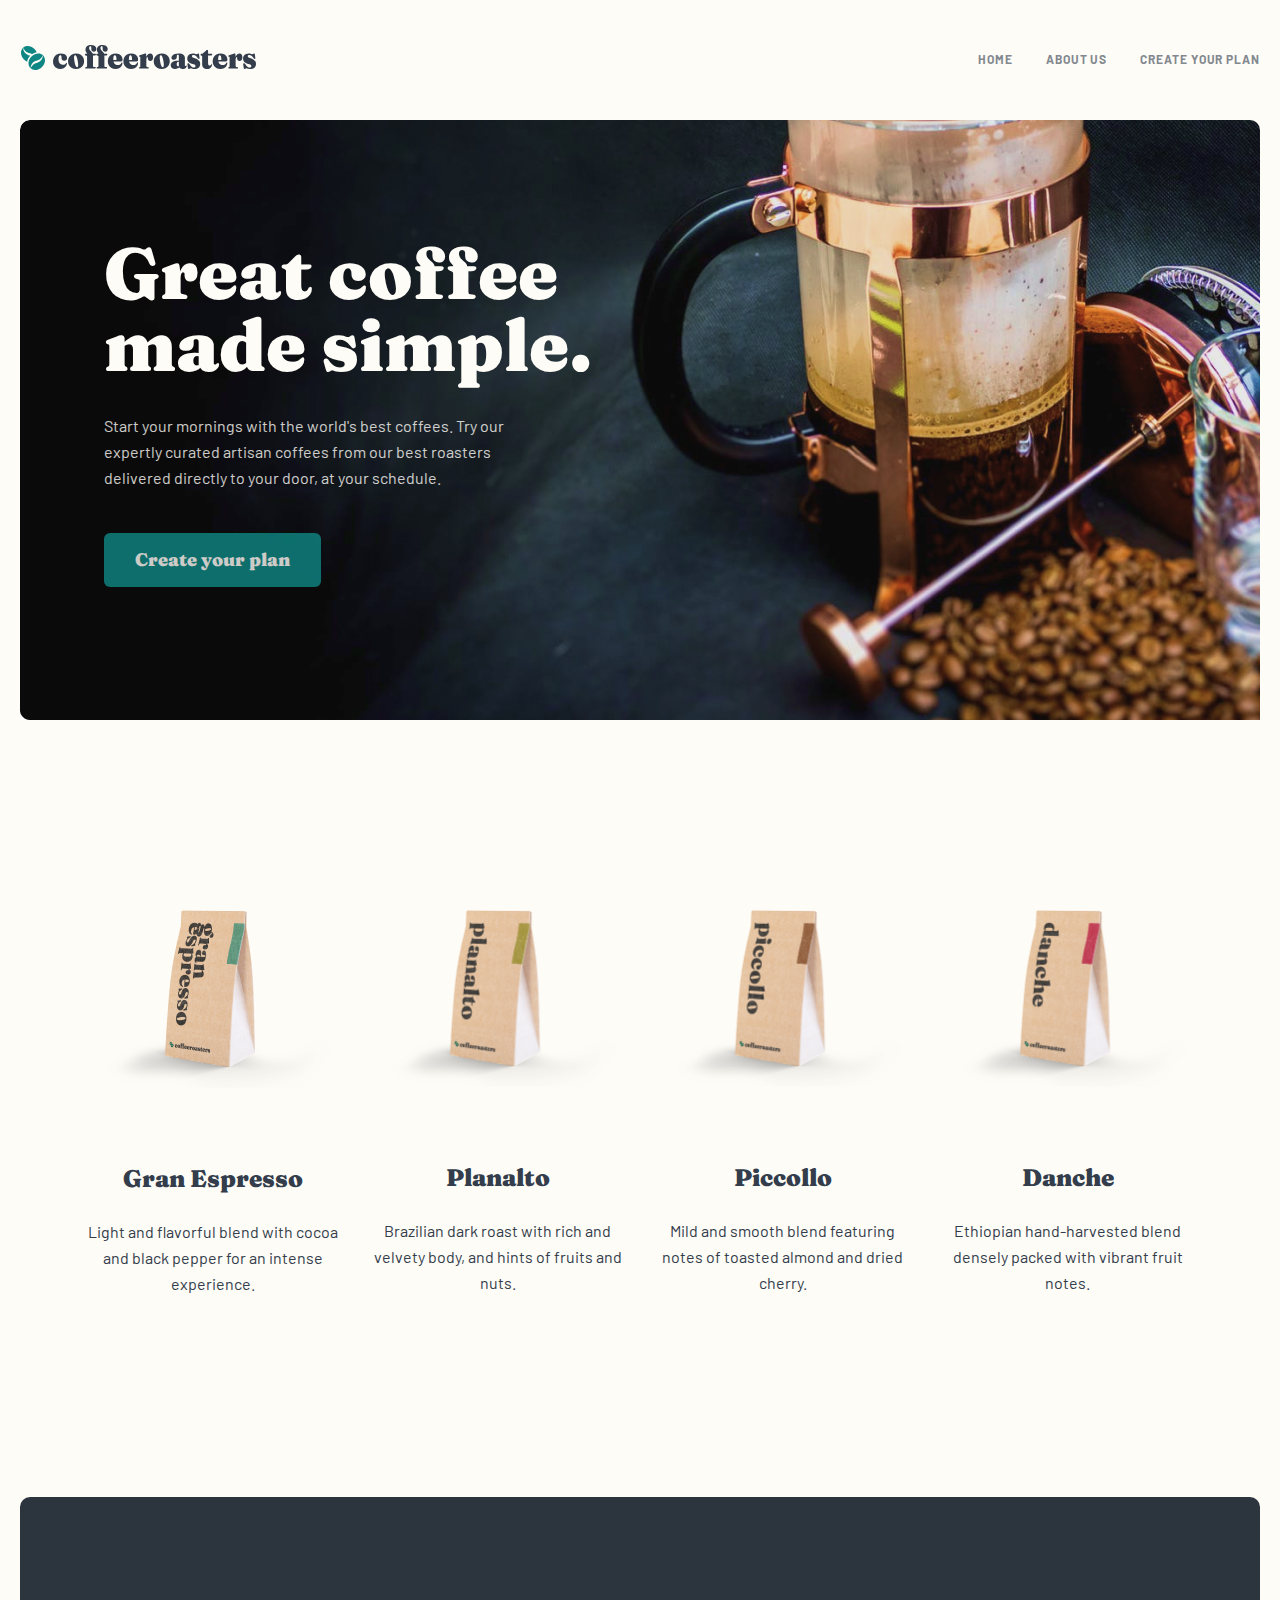
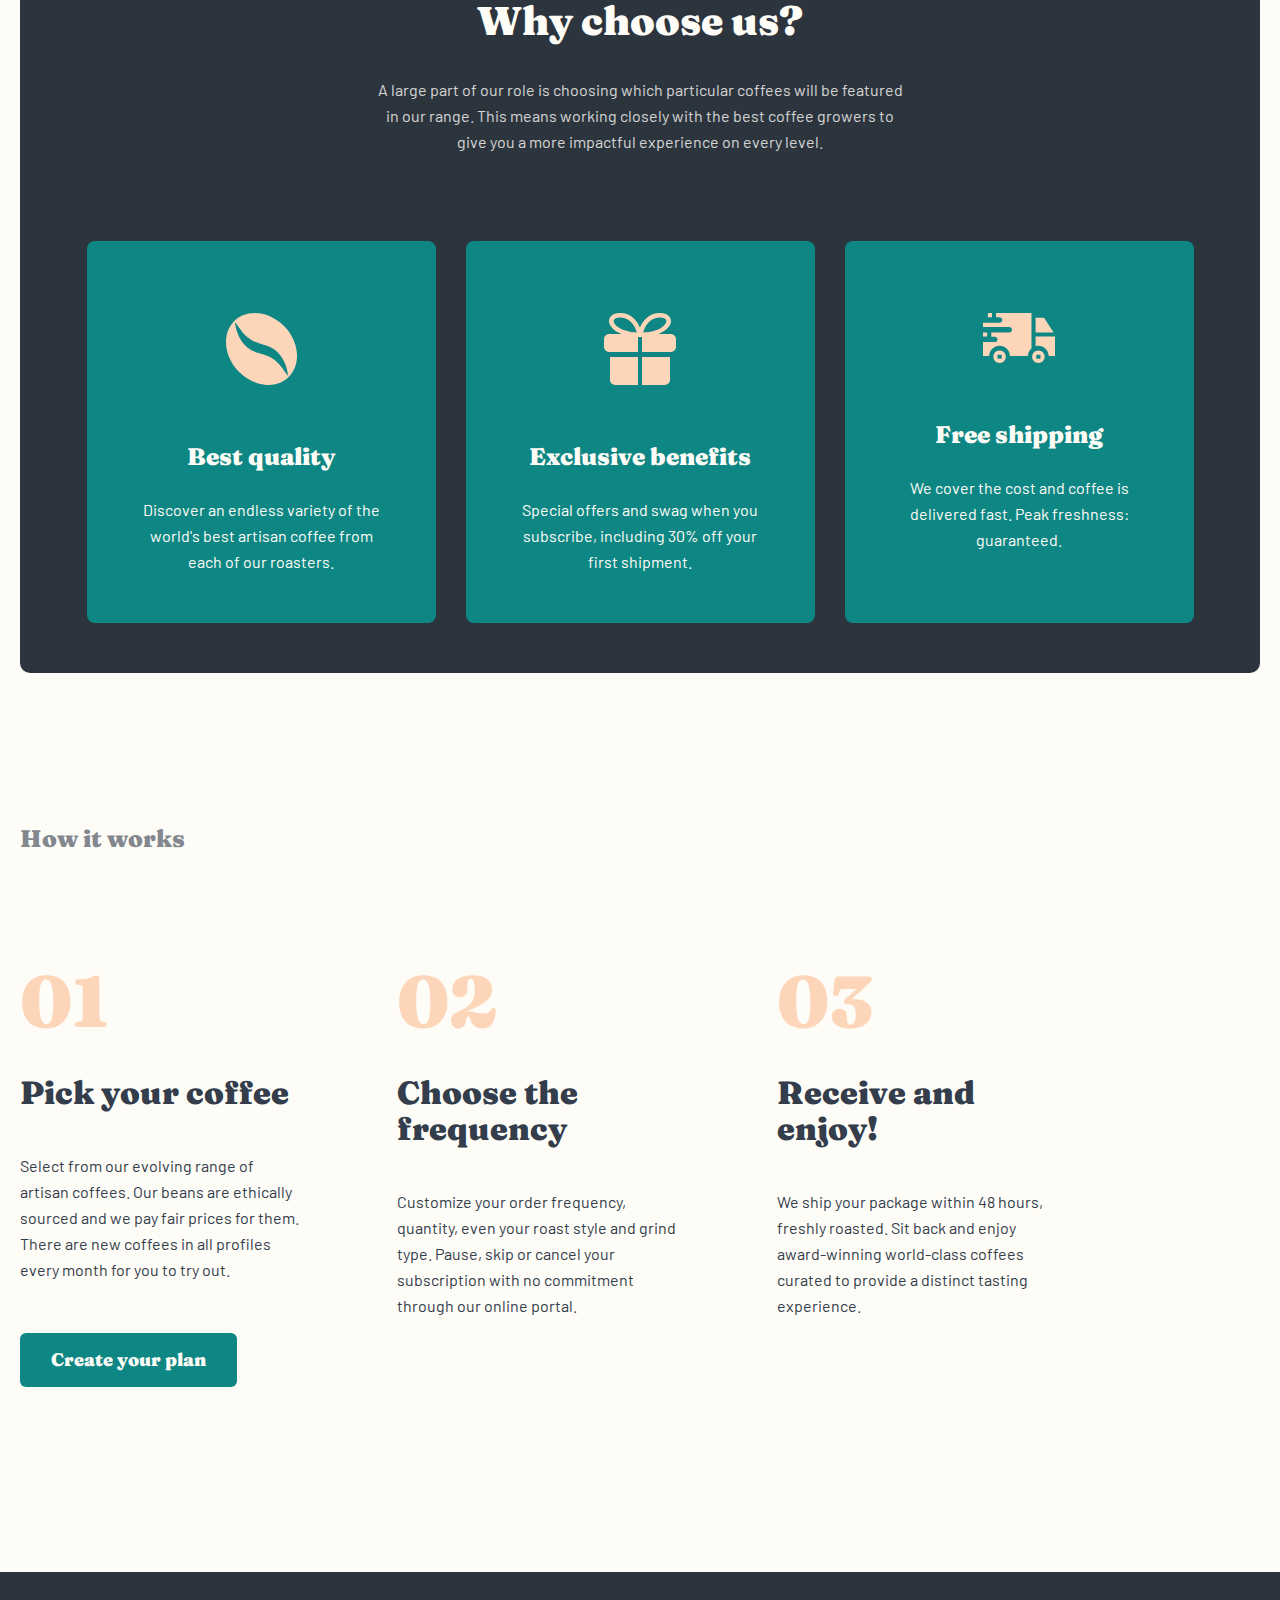
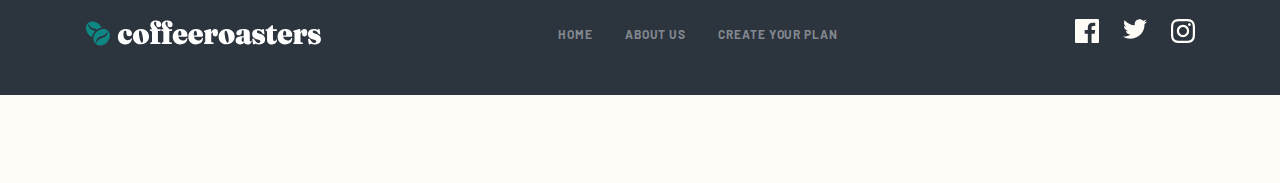
<file: Lesson7 + Figma/index.html>
<!DOCTYPE html>
<html lang="en">

<head>
    <meta charset="UTF-8">
    <meta http-equiv="X-UA-Compatible" content="IE=edge">
    <meta name="viewport" content="width=device-width, initial-scale=1.0">
    <title>Cofferoasters</title>
    <link rel="stylesheet" href="css/main.css">
</head>

<body>
    <header class="header">
        <div class="container">
            <a class="logo" href="#"><img src="images/Logo.svg" alt="Logo"></a>
            <nav>
                <ul>
                    <li><a href="#">HOME</a></li>
                    <li><a target="_blank" href="about.html">ABOUT US</a></li>
                    <li><a href="#">Create your plan</a></li>
                </ul>
            </nav>
            <button class="header__hamburger"><img src="images/hamburger.svg" alt="hamburger"></button>
        </div>
    </header>
    <main>
        <section class="intro">
            <div class="container">
                <div class="intro__main">
                    <div class="intro__content">
                        <h1>Great coffee
                            made simple.</h1>
                        <p>Start your mornings with the world's best coffees. Try our expertly curated artisan coffees
                            from
                            our best roasters delivered directly to your door, at your schedule.</p>
                        <p><a href="#">Create your plan</a></p>
                    </div>
                </div>
            </div>
        </section>
        <section class="collection">
            <div class="container">
                <div class="collection__card">
                    <img src="images/card1.png" alt="milk">
                    <div class="collection__card-right">
                        <h3>Gran Espresso</h3>
                        <p>Light and flavorful blend with cocoa and black pepper for an intense experience.</p>
                    </div>
                </div>
                <div class="collection__card">
                    <img src="images/card2.png" alt="milk">
                    <div class="collection__card-right">
                        <h3>Planalto</h3>
                        <p>Brazilian dark roast with rich and velvety body, and hints of fruits and nuts.</p>
                    </div>
                </div>
                <div class="collection__card">
                    <img src="images/card3.png" alt="milk">
                    <div class="collection__card-right">
                        <h3>Piccollo</h3>
                        <p>Mild and smooth blend featuring notes of toasted almond and dried cherry.</p>
                    </div>
                </div>
                <div class="collection__card">
                    <img src="images/card4.png" alt="milk">
                    <div class="collection__card-right">
                        <h3>Danche</h3>
                        <p>Ethiopian hand-harvested blend densely packed with vibrant fruit notes.</p>
                    </div>
                </div>
            </div>
        </section>
        <section class="reasons">
            <div class="container">
                <div class="reasons__main">
                    <div class="reasons__top">
                        <h2>Why choose us?</h2>
                        <p>A large part of our role is choosing which particular coffees will be featured
                            in our range. This means working closely with the best coffee growers to give
                            you a more impactful experience on every level.</p>
                    </div>
                    <div class="reasons__bottom">
                        <div class="reasons__bottom-card">
                            <div class="reasons__bottom-image">
                                <img src="images/coffee-bean.svg" alt="coffee">
                            </div>
                            <div class="reasons__bottom-content">
                                <h3>Best quality</h3>
                                <p>Discover an endless variety of the world's best artisan coffee from each of our
                                    roasters.
                                </p>
                            </div>
                        </div>

                        <div class="reasons__bottom-card">
                            <div class="reasons__bottom-image">
                                <img src="images/present.svg" alt="coffee">
                            </div>
                            <div class="reasons__bottom-content">
                                <h3>Exclusive benefits</h3>
                                <p>Special offers and swag when you subscribe, including 30% off your first shipment.
                                </p>
                            </div>
                        </div>

                        <div class="reasons__bottom-card">
                            <div class="reasons__bottom-image">
                                <img src="images/truck.svg" alt="coffee">
                            </div>
                            <div class="reasons__bottom-content">
                                <h3>Free shipping</h3>
                                <p>We cover the cost and coffee is delivered fast. Peak freshness: guaranteed.</p>
                            </div>
                        </div>
                    </div>
                </div>
            </div>
        </section>
        <section class="steps">
            <div class="container">
                <h3>How it works</h3>
                <div class="steps__main">
                    <div class="steps__card">
                        <span>01</span>
                        <h2>Pick your coffee</h2>
                        <p class="steps__card-paragraph">Select from our evolving range of artisan coffees. Our beans
                            are ethically sourced and we pay
                            fair prices for them. There are new coffees in all profiles every month for you to try out.
                        </p>
                        <a class="steps__card-first" href="#">Create your plan</a>
                    </div>


                    <div class="steps__card">
                        <span>02</span>
                        <h2>Choose the frequency</h2>
                        <p>Customize your order frequency, quantity, even your roast style and grind type. Pause, skip
                            or
                            cancel your subscription with no commitment through our online portal.</p>
                    </div>

                    <div class="steps__card">
                        <span>03</span>
                        <h2>Receive and enjoy!</h2>
                        <p>We ship your package within 48 hours, freshly roasted. Sit back and enjoy award-winning
                            world-class coffees curated to provide a distinct tasting experience.</p>
                        <a class="steps__card-last" href="#">Create your plan</a>
                    </div>
                </div>
            </div>
        </section>
    </main>
    <footer class="footer">
        <div class="container">
            <img class="footer__logo" src="images/logo-light.svg" alt="logo-light">
            <div class="buttons">
                <ul>
                    <li>
                        <a href="#">HOME</a>
                    </li>

                    <li>
                        <a target="_blank" href="about.html">ABOUT US</a>
                    </li>

                    <li>
                        <a href="#">Create your plan</a>
                    </li>
                </ul>
            </div>
            <div class="socials">
                <a target="_blank" href="https://www.facebook.com/zuck/?locale=ru_RU"><img src="images/facebook.svg"
                        alt="facebook"></a>
                <a target="_blank"
                    href="https://twitter.com/elonmusk?ref_src=twsrc%5Egoogle%7Ctwcamp%5Eserp%7Ctwgr%5Eauthor"><img
                        src="images/twitter.svg" alt="twitter"></a>
                <a target="_blank" href="https://instagram.com/luntik_553?igshid=ZDdkNTZiNTM="><img
                        src="images/instagram.svg" alt="instagram"></a>
            </div>
        </div>
    </footer>

</body>

</html>
</file>
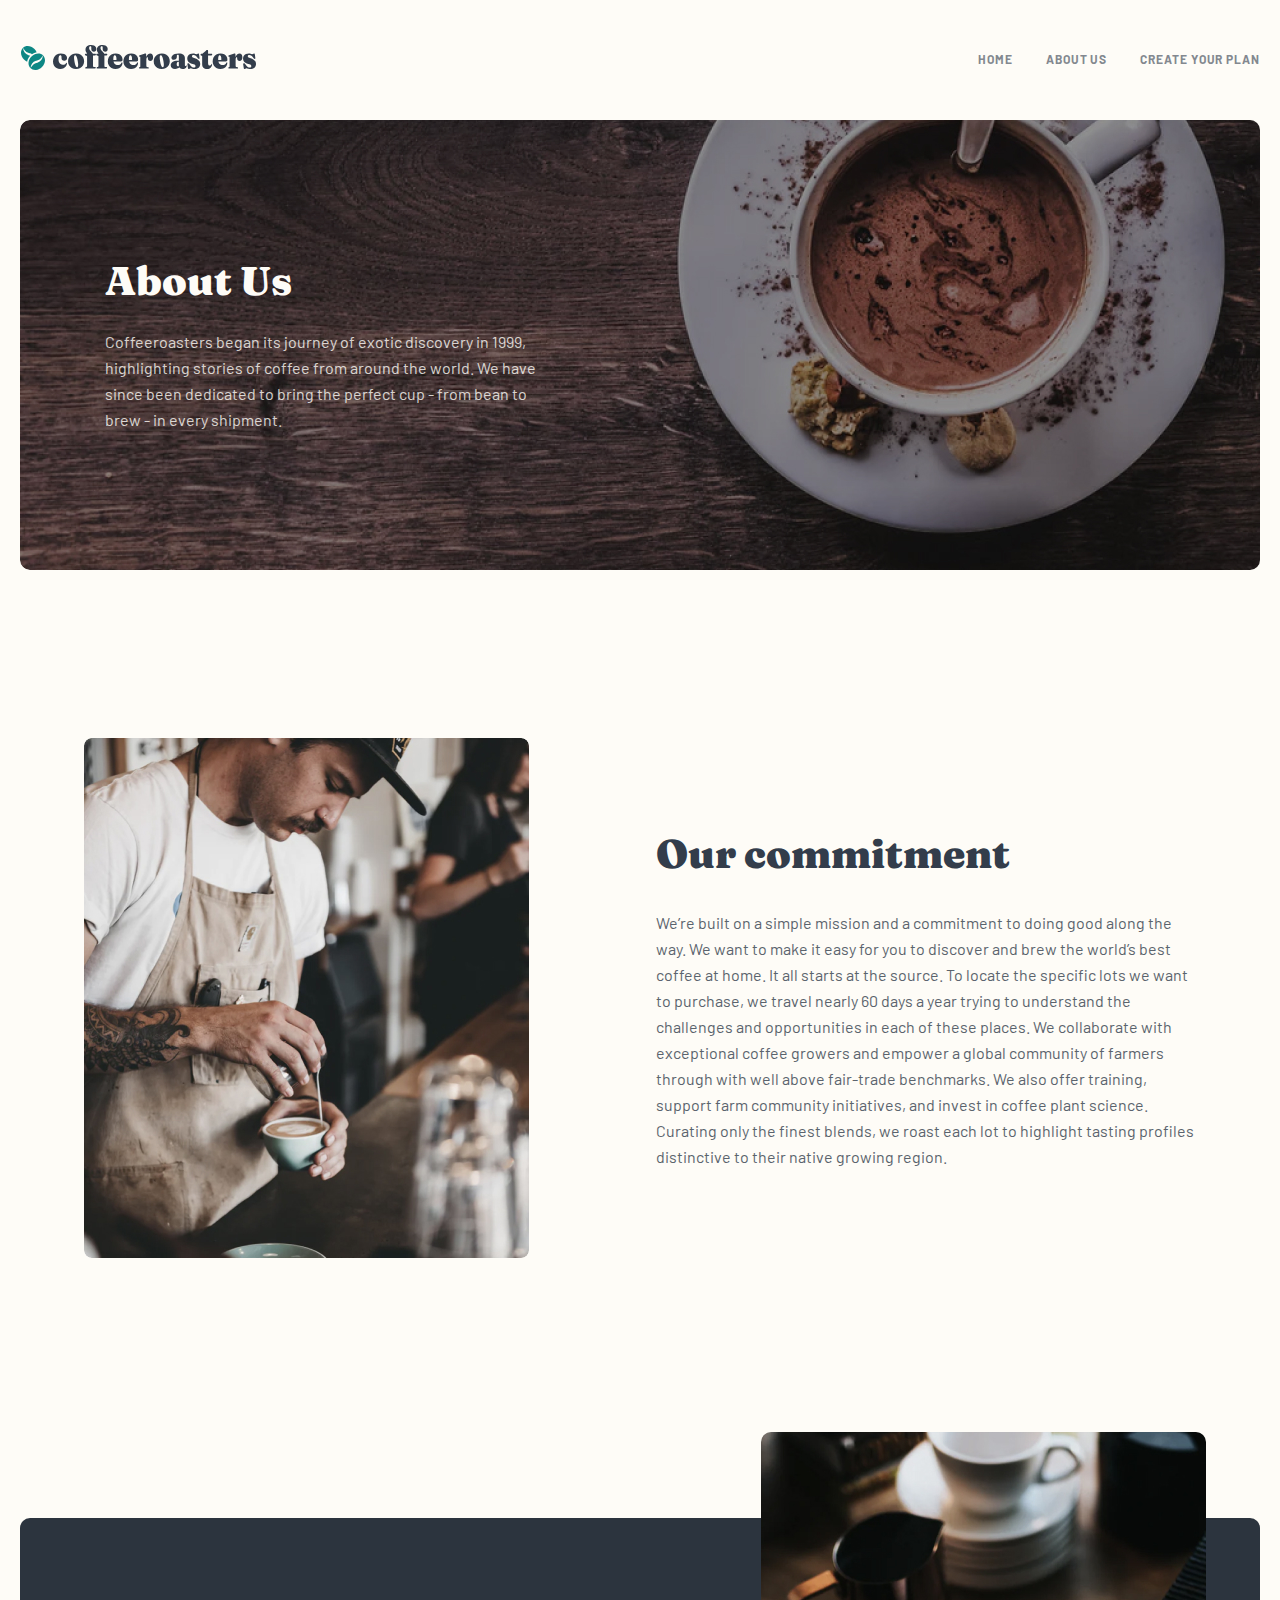
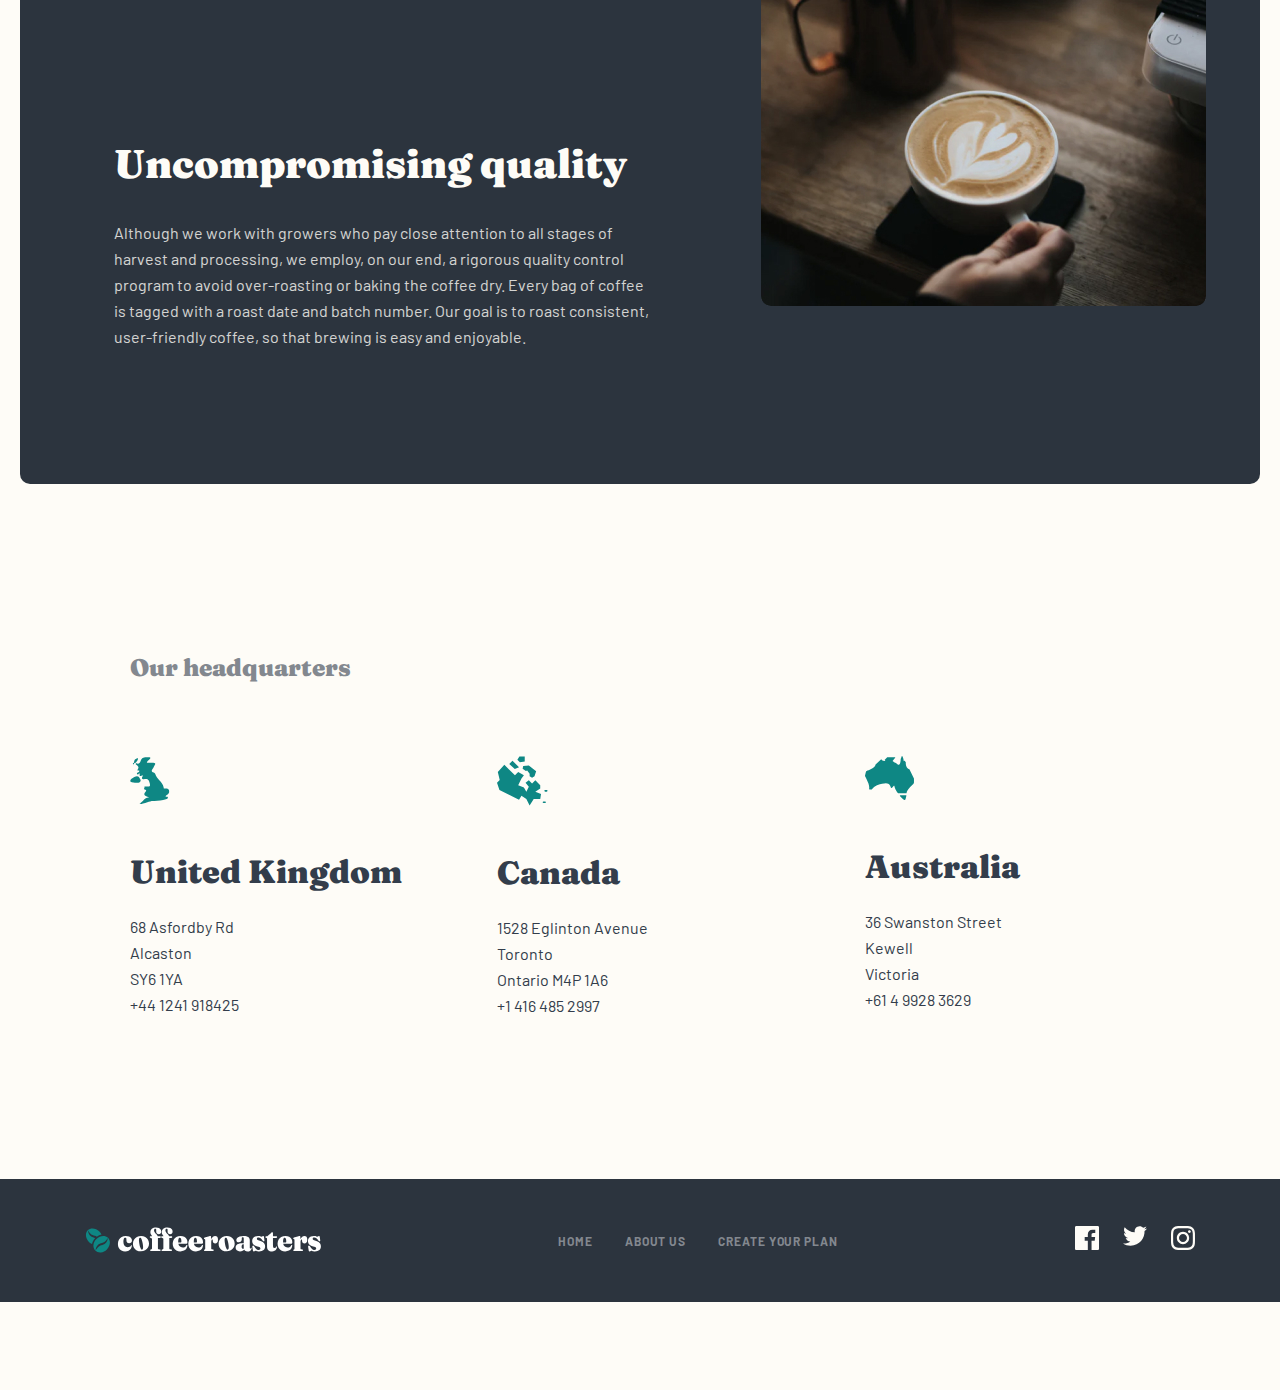
<file: Lesson7 + Figma/about.html>
<!DOCTYPE html>
<html lang="en">

<head>
    <meta charset="UTF-8">
    <meta http-equiv="X-UA-Compatible" content="IE=edge">
    <meta name="viewport" content="width=device-width, initial-scale=1.0">
    <title>Cofferoaster</title>
    <link rel="stylesheet" href="css/main.css">
</head>

<body>
    <header class="header">
        <div class="container">
            <a class="logo" href="#"><img src="images/Logo.svg" alt="Logo"></a>
            <nav>
                <ul>
                    <li><a target="_blank" href="index.html">HOME</a></li>
                    <li><a href="#">ABOUT US</a></li>
                    <li><a href="#">Create your plan</a></li>
                </ul>
            </nav>
            <button class="header__hamburger"><img src="images/hamburger.svg" alt="hamburger"></button>
        </div>
    </header>
    <main>
        <section class="hero">
            <div class="container">
                <div class="hero__main">
                    <div class="hero__content">
                        <h1>About Us</h1>
                        <p>Coffeeroasters began its journey of exotic discovery in 1999, highlighting stories of coffee
                            from
                            around the world. We have since been dedicated to bring the perfect cup - from bean to brew
                            - in
                            every shipment.</p>
                    </div>
                </div>
            </div>
        </section>
        <section class="commitment">
            <div class="container">
                <div class="commitment__left">
                    <img class="commitment__left-desktop" src="images/commitmen__left.jpg" alt="commitment">
                    <img class="commitment__left-tablet" src="images/barista.jpg" alt="barista">
                    <img class="commitment__left-mobile" src="images/barista__mobile.jpg" alt="barista">
                </div>
                <div class="commitment__right">
                    <h2>Our commitment</h2>
                    <p>We’re built on a simple mission and a commitment to doing good along the way. We want to make it
                        easy
                        for you to discover and brew the world’s best coffee at home. It all starts at the source. To
                        locate
                        the specific lots we want to purchase, we travel nearly 60 days a year trying to understand the
                        challenges and opportunities in each of these places. We collaborate with exceptional coffee
                        growers
                        and empower a global community of farmers through with well above fair-trade benchmarks. We also
                        offer training, support farm community initiatives, and invest in coffee plant science. Curating
                        only the finest blends, we roast each lot to highlight tasting profiles distinctive to their
                        native
                        growing region.</p>
                </div>
            </div>
        </section>
        <section class="quality">
            <div class="container">
                <div class="quality__main">
                    <div class="quality__left">
                        <h2>Uncompromising quality</h2>
                        <p>Although we work with growers who pay close attention to all stages of harvest and
                            processing, we
                            employ, on our end, a rigorous quality control program to avoid over-roasting or baking the
                            coffee
                            dry. Every bag of coffee is tagged with a roast date and batch number. Our goal is to roast
                            consistent, user-friendly coffee, so that brewing is easy and enjoyable.</p>
                    </div>
                    <div class="quality__right">
                        <img class="quality__right-desktop" src="images/quality.jpg" alt="coffe">
                        <img class="quality__right-tablet" src="images/cup-of-coffe.jpg" alt="coffe">
                        <img class="quality__right-mobile" src="images/cup-of-coffe__mobile.jpg" alt="coffe">
                    </div>
                </div>
            </div>
        </section>
        <section class="headquarters">
            <div class="container">
                <h2>Our headquarters</h2>
                <ul>
                    <li class="headquarters__item-first">
                        <img src="images/UK.svg" alt="UK">
                        <h3>United Kingdom</h3>
                        <p>68 Asfordby Rd</p>
                        <p>Alcaston</p>
                        <p>SY6 1YA</p>
                        <p>+44 1241 918425</p>
                    </li>

                    <li class="headquarters__item-second">
                        <img src="images/canada.svg" alt="Canada">
                        <h3>Canada</h3>
                        <p>1528 Eglinton Avenue</p>
                        <p>Toronto</p>
                        <p>Ontario M4P 1A6</p>
                        <p>+1 416 485 2997</p>
                    </li>

                    <li class="headquarters__item-third">
                        <img src="images/australia.svg" alt="Australia">
                        <h3>Australia</h3>
                        <p>36 Swanston Street</p>
                        <p>Kewell</p>
                        <p>Victoria</p>
                        <p>+61 4 9928 3629</p>
                    </li>
                </ul>
            </div>
        </section>
    </main>
    <footer class="footer">
        <div class="container">
            <img class="footer__logo" src="images/logo-light.svg" alt="logo-light">
            <div class="buttons">
                <ul>
                    <li>
                        <a target="_blank" href="index.html">HOME</a>
                    </li>

                    <li>
                        <a href="#">ABOUT US</a>
                    </li>

                    <li>
                        <a href="#">Create your plan</a>
                    </li>
                </ul>
            </div>
            <div class="socials">
                <a target="_blank" href="https://www.facebook.com/zuck/?locale=ru_RU"><img src="images/facebook.svg"
                        alt="facebook"></a>
                <a target="_blank"
                    href="https://twitter.com/elonmusk?ref_src=twsrc%5Egoogle%7Ctwcamp%5Eserp%7Ctwgr%5Eauthor"><img
                        src="images/twitter.svg" alt="twitter"></a>
                <a target="_blank" href="https://instagram.com/luntik_553?igshid=ZDdkNTZiNTM="><img
                        src="images/instagram.svg" alt="instagram"></a>
            </div>
        </div>
    </footer>
</body>

</html>
</file>
<file: Lesson7 + Figma/css/main.css>
*,
*::before,
*::after {
  margin: 0;
  padding: 0;
  box-sizing: border-box;
}

body {
  font-family: "Fraunces";
  background-color: #fefcf7;
  color: #333d4b;
}

img {
  max-width: 100%;
  height: auto;
}

p {
  font-family: "Barlow";
  font-weight: 400;
  color: #fefcf7;
  font-size: 16px;
  line-height: 26px;
}

/* fraunces-900 - latin */
@font-face {
  font-display: swap; /* Check https://developer.mozilla.org/en-US/docs/Web/CSS/@font-face/font-display for other options. */
  font-family: "Fraunces";
  font-style: normal;
  font-weight: 900;
  src: url("../fonts/fraunces-v26-latin-900.woff2") format("woff2"),
    url("../fonts/fraunces-v26-latin-900.woff") format("woff"); /* Chrome 5+, Firefox 3.6+, IE 9+, Safari 5.1+ */
}
/* barlow-regular - latin */
@font-face {
  font-display: swap; /* Check https://developer.mozilla.org/en-US/docs/Web/CSS/@font-face/font-display for other options. */
  font-family: "Barlow";
  font-style: normal;
  font-weight: 400;
  src: url("../fonts/barlow-v12-latin-regular.woff2") format("woff2"),
    url("../fonts/barlow-v12-latin-regular.woff") format("woff"); /* Chrome 5+, Firefox 3.6+, IE 9+, Safari 5.1+ */
}
/* barlow-700 - latin */
@font-face {
  font-display: swap; /* Check https://developer.mozilla.org/en-US/docs/Web/CSS/@font-face/font-display for other options. */
  font-family: "Barlow";
  font-style: normal;
  font-weight: 700;
  src: url("../fonts/barlow-v12-latin-700.woff2") format("woff2"),
    url("../fonts/barlow-v12-latin-700.woff") format("woff"); /* Chrome 5+, Firefox 3.6+, IE 9+, Safari 5.1+ */
}
.container {
  width: 100%;
  max-width: 1320px;
  margin: 0 auto;
  padding: 0 20px;
}

.header {
  padding-top: 44px;
  margin-bottom: 49px;
}
.header .container {
  display: flex;
  justify-content: space-between;
  align-items: center;
}
.header .logo img {
  display: block;
}
.header nav ul {
  display: flex;
  list-style: none;
  gap: 33px;
}
.header nav a {
  font-family: "Barlow";
  text-decoration: none;
  color: #83888f;
  text-transform: uppercase;
  font-weight: 700;
  font-size: 12px;
  line-height: 15px;
  letter-spacing: 0.923077px;
}
.header nav a:hover {
  color: #333d4b;
}
.header__hamburger {
  border: none;
  display: none;
  width: 15px;
  height: 14px;
}
@media only screen and (max-width: 620px) {
  .header nav {
    display: none;
  }
  .header__hamburger {
    display: inline-block;
  }
}

.intro {
  margin-bottom: 150px;
}
.intro__main {
  background-image: url(../images/intro__bg.jpg);
  background-repeat: no-repeat;
  border-radius: 10px;
  padding-top: 117px;
  padding-left: 84px;
  padding-bottom: 116px;
  max-width: 100%;
}
.intro__content {
  max-width: 493px;
  color: #fefcf7;
}
.intro__content h1 {
  font-size: 72px;
  line-height: 72px;
  margin-bottom: 32px;
}
.intro__content p {
  margin-bottom: 56px;
  max-width: 403px;
  opacity: 0.8;
}
.intro__content a {
  font-family: "Fraunces";
  background-color: #0e8784;
  border-radius: 6px;
  padding: 15px 31px 16px;
  font-size: 18px;
  line-height: 25px;
  text-decoration: none;
  color: #fefcf7;
}
.intro__content a:hover {
  background-color: #66d2cf;
}
@media only screen and (max-width: 1111px) {
  .intro__main {
    background-image: url(../images/Bitmap.jpg);
    border-radius: 10px;
    background-repeat: no-repeat;
    background-size: cover;
    padding-top: 104px;
    padding-left: 58px;
    padding-bottom: 104px;
    width: 100%;
  }
}
@media only screen and (max-width: 713px) {
  .intro__main {
    background-image: url(../images/Bitmap2.jpg);
    background-repeat: no-repeat;
    background-size: cover;
    padding: 100px 24px;
    width: 100%;
    border-radius: 10px;
  }
  .intro .intro__content {
    width: 100%;
  }
  .intro .intro__content h1 {
    font-size: 40px;
    line-height: 40px;
    text-align: center;
    margin-bottom: 24px;
  }
  .intro .intro__content p {
    text-align: center;
    font-size: 15px;
    line-height: 25px;
    opacity: 0.8;
    max-width: 100%;
    margin-bottom: 39px;
  }
}

.collection {
  margin-bottom: 200px;
}
.collection .container {
  display: flex;
  justify-content: center;
  gap: 30px;
}
.collection__card {
  width: 255px;
}
.collection__card img {
  margin-bottom: 71px;
}
.collection__card h3 {
  font-size: 24px;
  line-height: 32px;
  text-align: center;
  margin-bottom: 24px;
}
.collection__card p {
  color: #333d4b;
  font-family: "Barlow";
  text-align: center;
  max-width: 255px;
}
@media only screen and (max-width: 1111px) {
  .collection .container {
    display: flex;
    flex-direction: column;
  }
  .collection__card {
    display: flex;
    align-items: center;
    justify-content: space-evenly;
    width: 100%;
    margin-bottom: 32px;
  }
  .collection__card img {
    margin: 0;
  }
  .collection__card-right {
    max-width: 282px;
  }
  .collection__card-right h3 {
    text-align: start;
  }
  .collection__card-right p {
    max-width: 282px;
    text-align: start;
    font-size: 15px;
    line-height: 25px;
  }
}
@media only screen and (max-width: 713px) {
  .collection .container {
    display: flex;
    justify-content: center;
  }
  .collection__card {
    width: 100%;
    display: flex;
    flex-direction: column;
    justify-content: center;
    align-items: center;
  }
  .collection__card-right h3 {
    text-align: center;
  }
  .collection__card-right p {
    text-align: center;
    font-size: 15px;
    line-height: 25px;
  }
}

.reasons {
  margin-bottom: 150px;
}
.reasons__main {
  background-color: #2c343e;
  color: #fefcf7;
  border-radius: 10px;
  padding-top: 100px;
  padding-bottom: 50px;
}
.reasons__top h2 {
  text-align: center;
  font-size: 40px;
  line-height: 48px;
  margin-bottom: 32px;
}
.reasons__top p {
  margin-bottom: 86px;
  max-width: 540px;
  opacity: 0.8;
  text-align: center;
  margin-left: auto;
  margin-right: auto;
}
.reasons__bottom {
  justify-content: center;
  display: flex;
  gap: 30px;
}
.reasons__bottom-image {
  display: flex;
  justify-content: center;
  align-items: center;
}
.reasons__bottom-card {
  background-color: #0e8784;
  max-width: 350px;
  padding: 72px 47px 48px;
  border-radius: 8px;
}
.reasons__bottom-card h3 {
  text-align: center;
  font-size: 24px;
  line-height: 32px;
  margin-bottom: 24px;
}
.reasons__bottom-card p {
  max-width: 255px;
  margin: 0 auto;
  text-align: center;
}
.reasons__bottom-card img {
  margin-bottom: 56px;
}
@media only screen and (max-width: 1111px) {
  .reasons__top h2 {
    font-size: 32px;
    margin-bottom: 24px;
    line-height: 48px;
  }
  .reasons__bottom {
    display: flex;
    flex-direction: column;
    padding-left: 57px;
    padding-right: 57px;
  }
  .reasons__bottom-image {
    padding-top: 62px;
  }
  .reasons__bottom-card {
    align-items: center;
    max-width: 100%;
    display: flex;
    justify-content: space-around;
    padding-top: 41px;
    padding-left: 70px;
    padding-bottom: 41px;
  }
  .reasons__bottom-content {
    max-width: 344px;
  }
  .reasons__bottom h3 {
    margin-bottom: 16px;
    text-align: start;
  }
  .reasons__bottom p {
    text-align: start;
    max-width: 344px;
    font-size: 15px;
    line-height: 25px;
  }
}
@media only screen and (max-width: 713px) {
  .reasons__top h2 {
    margin-bottom: 24px;
    font-size: 28px;
    line-height: 28px;
  }
  .reasons__top p {
    max-width: 279px;
    font-size: 15px;
    line-height: 25px;
  }
  .reasons__bottom {
    padding-left: 24px;
    padding-right: 24px;
  }
  .reasons__bottom-image {
    padding: 0;
  }
  .reasons__bottom-card {
    display: flex;
    flex-direction: column;
    padding: 72px 12px 51px;
  }
  .reasons__bottom h3 {
    text-align: center;
  }
  .reasons__bottom p {
    max-width: 212px;
    text-align: center;
  }
}

.steps {
  margin-bottom: 200px;
}
.steps h3 {
  font-size: 24px;
  line-height: 32px;
  color: #83888f;
  margin-bottom: 110px;
}
.steps__main {
  display: flex;
  gap: 95px;
  max-width: 1140px;
}
.steps__card {
  max-width: 285px;
}
.steps__card span {
  font-size: 72px;
  line-height: 72px;
  color: #fdd6ba;
  margin-bottom: 38px;
  display: inline-block;
}
.steps__card h2 {
  width: 100%;
  font-size: 32px;
  line-height: 36px;
  margin-bottom: 42px;
}
.steps__card p {
  max-width: 282px;
  color: #333d4b;
}
.steps__card a {
  font-family: "Fraunces";
  background-color: #0e8784;
  border-radius: 6px;
  padding: 15px 31px 16px;
  font-size: 18px;
  line-height: 25px;
  text-decoration: none;
  color: #fefcf7;
}
.steps__card a:hover {
  background-color: #66d2cf;
}
.steps__card-paragraph {
  margin-bottom: 64px;
}
.steps__card-last {
  display: none;
}
@media only screen and (max-width: 1111px) {
  .steps__main {
    gap: 10px;
  }
  .steps__card {
    margin-left: auto;
    margin-right: auto;
    max-width: 223px;
  }
  .steps__card span {
    margin-bottom: 42px;
  }
  .steps__card h2 {
    margin-bottom: 38px;
  }
  .steps__card p {
    max-width: 223px;
    font-size: 15px;
    line-height: 25px;
  }
  .steps__card-paragraph {
    margin-bottom: 44px;
  }
}
@media only screen and (max-width: 713px) {
  .steps {
    text-align: center;
  }
  .steps__main {
    display: flex;
    flex-direction: column;
  }
  .steps__card {
    max-width: 100%;
    margin: 0;
  }
  .steps__card h2 {
    max-width: 100%;
    font-size: 28px;
    line-height: 32px;
  }
  .steps__card p {
    max-width: 100%;
  }
  .steps__card-paragraph {
    margin-bottom: 0;
  }
  .steps__card-first {
    display: none;
  }
  .steps__card-last {
    display: block;
    margin-top: 79px;
    max-width: 217px;
    margin-left: auto;
    margin-right: auto;
  }
}

footer {
  margin-bottom: 88px;
}
footer .container {
  background-color: #2c343e;
  display: flex;
  align-items: center;
  justify-content: space-between;
  padding-top: 47px;
  padding-bottom: 48px;
  padding-left: 85px;
  padding-right: 85px;
}
footer .buttons ul {
  display: flex;
  gap: 32px;
  list-style: none;
}
footer .buttons ul a {
  text-decoration: none;
  text-transform: uppercase;
  font-weight: 700;
  font-size: 12px;
  line-height: 15px;
  font-family: "Barlow";
  color: #83888f;
  letter-spacing: 0.923077px;
}
footer .buttons a:hover {
  color: #fefcf7;
}
footer .socials {
  display: flex;
  gap: 24px;
}
footer .socials a:hover {
  color: #fdd6ba;
}
@media only screen and (max-width: 1111px) {
  footer .container {
    display: flex;
    flex-direction: column;
  }
  footer__logo {
    margin-bottom: 32px;
  }
  footer .buttons {
    margin-bottom: 65px;
  }
}
@media only screen and (max-width: 713px) {
  footer__logo {
    margin-bottom: 48px;
  }
  footer .buttons {
    max-width: 122px;
  }
  footer .buttons ul {
    display: flex;
    flex-direction: column;
    text-align: center;
  }
}

.hero {
  margin-bottom: 168px;
}
.hero__main {
  background-image: url(.../../../images/hero__bg-desktop.jpg);
  background-repeat: no-repeat;
  border-radius: 10px;
  padding-top: 137px;
  padding-left: 85px;
  padding-bottom: 137px;
}
.hero__content {
  max-width: 445px;
  color: #fefcf7;
}
.hero__content h1 {
  font-weight: 900;
  font-size: 40px;
  line-height: 48px;
  margin-bottom: 24px;
}
.hero__content p {
  opacity: 0.8;
}
@media only screen and (max-width: 768px) {
  .hero__main {
    background-image: url(.../../../images/hero__bg-tablet.jpg);
    background-repeat: no-repeat;
    border-radius: 10px;
    padding-top: 118px;
    padding-left: 58px;
    padding-bottom: 118px;
  }
  .hero {
    margin-bottom: 144px;
  }
  .hero__content h1 {
    font-size: 32px;
    line-height: 40px;
  }
  .hero__content p {
    font-weight: 400;
    font-size: 15px;
    line-height: 25px;
  }
}
@media only screen and (max-width: 438px) {
  .hero {
    margin-bottom: 120px;
  }
  .hero__main {
    background-image: url(.../../../images/hero__bg-mobile.jpg);
    background-repeat: no-repeat;
    background-size: cover;
    border-radius: 10px;
    padding-top: 111px;
    padding-bottom: 87px;
    padding-left: 0;
    text-align: center;
  }
  .hero__content h1 {
    font-size: 28px;
    line-height: 28px;
  }
  .hero__content p {
    font-size: 15px;
    line-height: 25px;
  }
}

.commitment {
  margin-bottom: 256px;
}
.commitment .container {
  display: flex;
  align-items: center;
  justify-content: space-around;
}
.commitment__right {
  max-width: 540px;
}
.commitment__right h2 {
  font-weight: 900;
  font-size: 40px;
  line-height: 48px;
  color: #333d4b;
  margin-bottom: 32px;
}
.commitment__right p {
  color: #333d4b;
  opacity: 0.8;
}
.commitment__left-tablet {
  border-radius: 8px;
  display: none;
}
.commitment__left-mobile {
  border-radius: 8px;
  display: none;
}
.commitment__left-desktop {
  border-radius: 8px;
  max-width: 445px;
}
@media only screen and (max-width: 1100px) {
  .commitment .container {
    display: flex;
    justify-content: space-between;
  }
  .commitment__right {
    max-width: 339px;
  }
  .commitment__right h2 {
    font-size: 32px;
    line-height: 48px;
    margin-bottom: 30px;
  }
  .commitment__right p {
    font-size: 15px;
    line-height: 25px;
  }
  .commitment__left-desktop {
    display: none;
  }
  .commitment__left-tablet {
    display: block;
  }
}
@media only screen and (max-width: 700px) {
  .commitment .container {
    display: flex;
    flex-direction: column;
    text-align: center;
    padding: 0 20px;
  }
  .commitment__right {
    max-width: 100%;
  }
  .commitment__left-tablet {
    display: none;
  }
  .commitment__left-mobile {
    display: block;
    margin-bottom: 48px;
  }
}

.quality {
  margin-bottom: 168px;
}
.quality__main {
  display: flex;
  align-items: center;
  background-color: #2c343e;
  padding-top: 88px;
  padding-left: 40px;
  border-radius: 10px;
  justify-content: space-around;
}
.quality__left {
  max-width: 540px;
}
.quality__left h2 {
  font-weight: 900;
  font-size: 40px;
  line-height: 48px;
  margin-bottom: 32px;
  color: #fefcf7;
}
.quality__left p {
  opacity: 0.8;
}
.quality__right {
  transform: translateY(-174px);
}
.quality__right img {
  border-radius: 10px;
}
.quality__right-tablet {
  display: none;
}
.quality__right-mobile {
  display: none;
}
@media only screen and (max-width: 1100px) {
  .quality__main {
    display: flex;
    flex-direction: column-reverse;
    justify-content: center;
    padding: 0 20px 67px;
    text-align: center;
  }
  .quality {
    margin-bottom: 144px;
  }
  .quality__right-tablet {
    margin-bottom: -64px;
    display: block;
  }
  .quality__left h2 {
    margin-bottom: 24px;
    font-size: 32px;
  }
  .quality__left p {
    font-size: 15px;
    line-height: 25px;
  }
  .quality__right {
    transform: translateY(-50%);
  }
  .quality__right-desktop {
    display: none;
  }
}
@media only screen and (max-width: 500px) {
  .quality__main {
    padding-bottom: 62px;
  }
  .quality {
    margin-bottom: 120px;
  }
  .quality__left {
    max-width: 279px;
  }
  .quality__left h2 {
    font-size: 28px;
    line-height: 28px;
  }
  .quality__right-tablet {
    display: none;
  }
  .quality__right-mobile {
    display: block;
  }
}

.headquarters {
  margin-bottom: 160px;
}
.headquarters .container {
  padding-left: 130px;
}
.headquarters h2 {
  font-weight: 900;
  font-size: 24px;
  line-height: 32px;
  color: #83888f;
  margin-bottom: 72px;
}
.headquarters ul {
  list-style-type: none;
  display: flex;
}
.headquarters ul li h3 {
  font-weight: 900;
  font-size: 32px;
  line-height: 36px;
  margin-bottom: 24px;
}
.headquarters ul li p {
  color: #333d4b;
}
.headquarters ul li img {
  margin-bottom: 45px;
}
.headquarters__item-first {
  margin-right: 95px;
}
.headquarters__item-first img {
  width: 40px;
  height: 49px;
}
.headquarters__item-second {
  margin-right: 217px;
}
.headquarters__item-second img {
  width: 51px;
  height: 50px;
}
.headquarters__item-third img {
  width: 49px;
  height: 44px;
}
@media only screen and (max-width: 876px) {
  .headquarters {
    margin-bottom: 144px;
  }
  .headquarters ul li h3 {
    font-size: 24px;
    margin-bottom: 21px;
  }
  .headquarters .container {
    padding-left: 20px;
  }
  .headquarters__item-first {
    margin-right: 19px;
  }
  .headquarters__item-second {
    margin-right: 76px;
  }
}
@media only screen and (max-width: 600px) {
  .headquarters {
    margin-bottom: 120px;
  }
  .headquarters ul {
    display: flex;
    flex-direction: column;
    align-items: center;
  }
  .headquarters ul li h3 {
    margin-bottom: 22px;
    font-size: 28px;
  }
  .headquarters {
    text-align: center;
  }
  .headquarters__item-first {
    margin: 0;
    margin-bottom: 80px;
  }
  .headquarters__item-second {
    margin: 0;
    margin-bottom: 80px;
  }
}

.footer {
  margin-bottom: 88px;
}
.footer .container {
  background-color: #2c343e;
  display: flex;
  align-items: center;
  justify-content: space-between;
  padding-top: 47px;
  padding-bottom: 48px;
  padding-left: 85px;
  padding-right: 85px;
}
.footer .buttons ul {
  display: flex;
  gap: 32px;
  list-style: none;
}
.footer .buttons ul a {
  text-decoration: none;
  text-transform: uppercase;
  font-weight: 700;
  font-size: 12px;
  line-height: 15px;
  font-family: "Barlow";
  color: #83888f;
  letter-spacing: 0.923077px;
}
.footer .buttons a:hover {
  color: #fefcf7;
}
.footer .socials {
  display: flex;
  gap: 24px;
}
.footer .socials a:hover {
  color: #fdd6ba;
}
@media only screen and (max-width: 1111px) {
  .footer .container {
    display: flex;
    flex-direction: column;
  }
  .footer__logo {
    margin-bottom: 32px;
  }
  .footer .buttons {
    margin-bottom: 65px;
  }
}
@media only screen and (max-width: 713px) {
  .footer__logo {
    margin-bottom: 48px;
  }
  .footer .buttons {
    max-width: 122px;
  }
  .footer .buttons ul {
    display: flex;
    flex-direction: column;
    text-align: center;
  }
} /*# sourceMappingURL=main.css.map */
</file>
